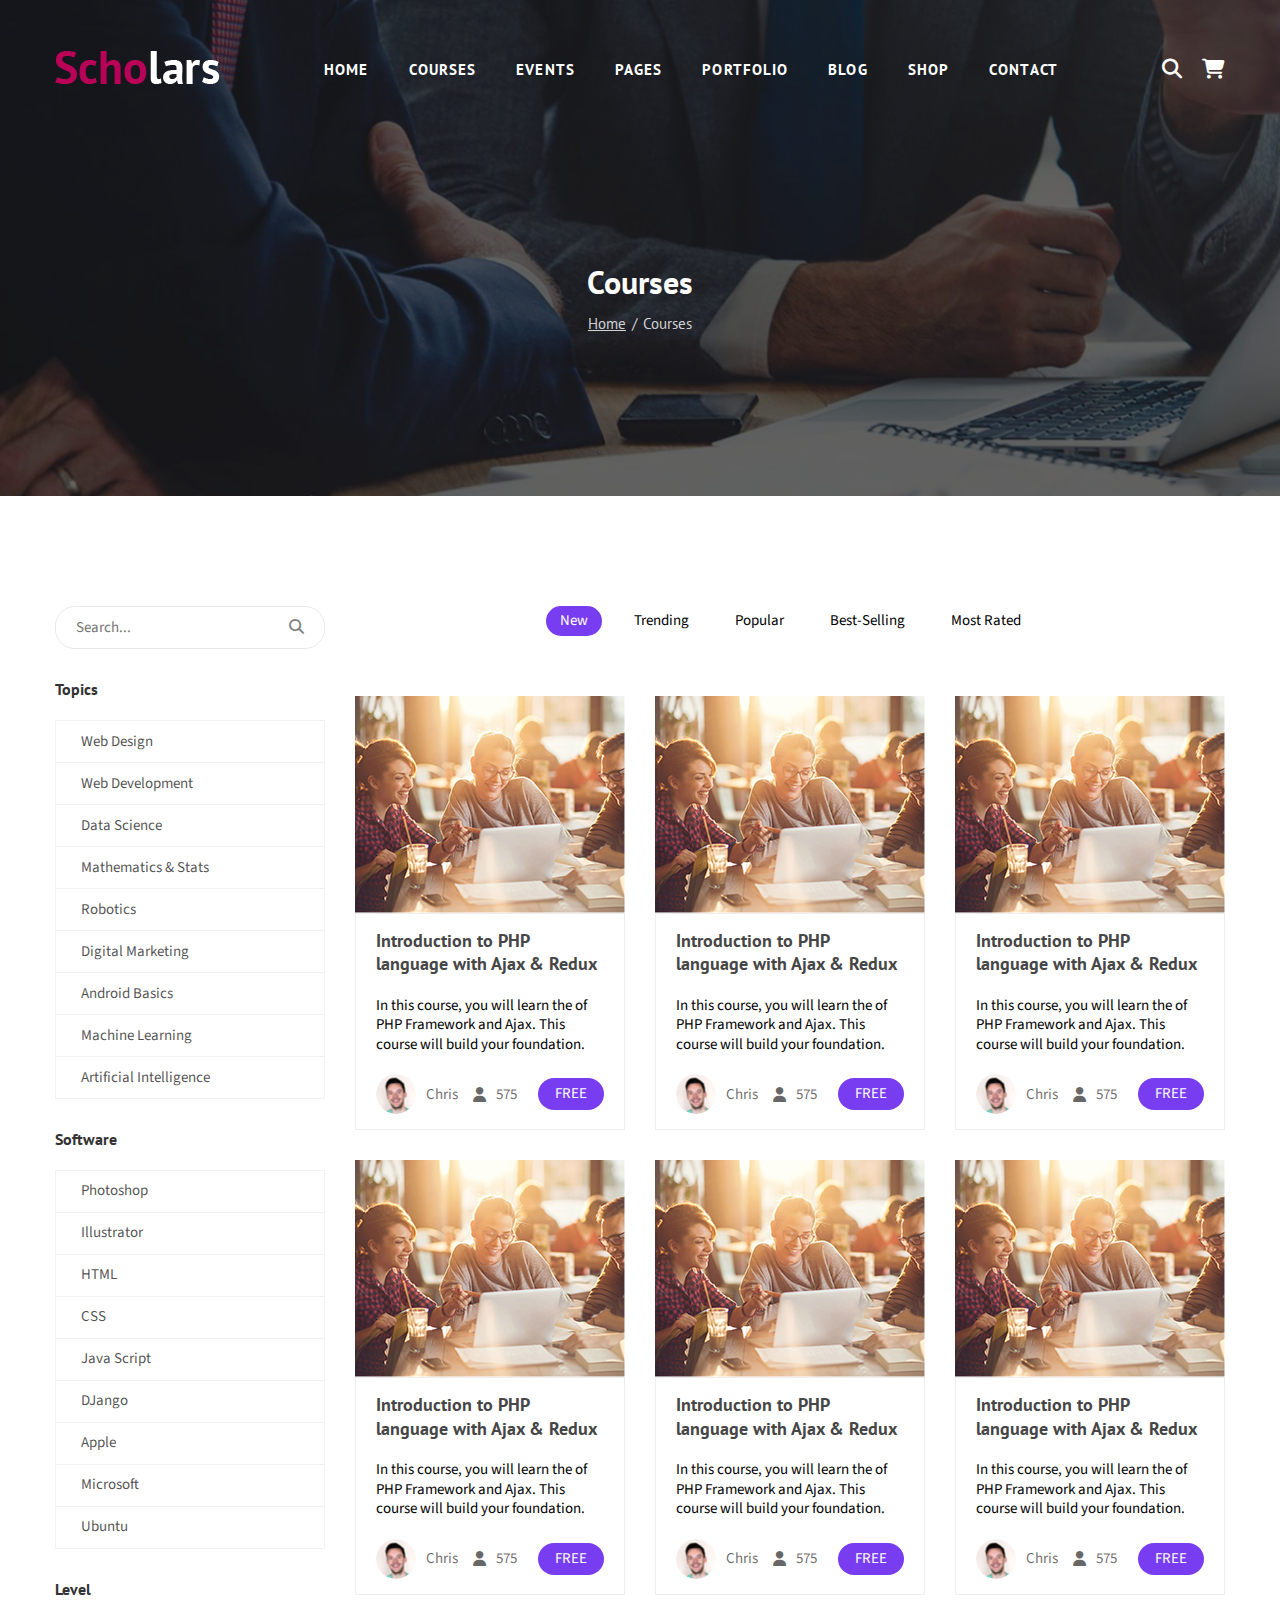
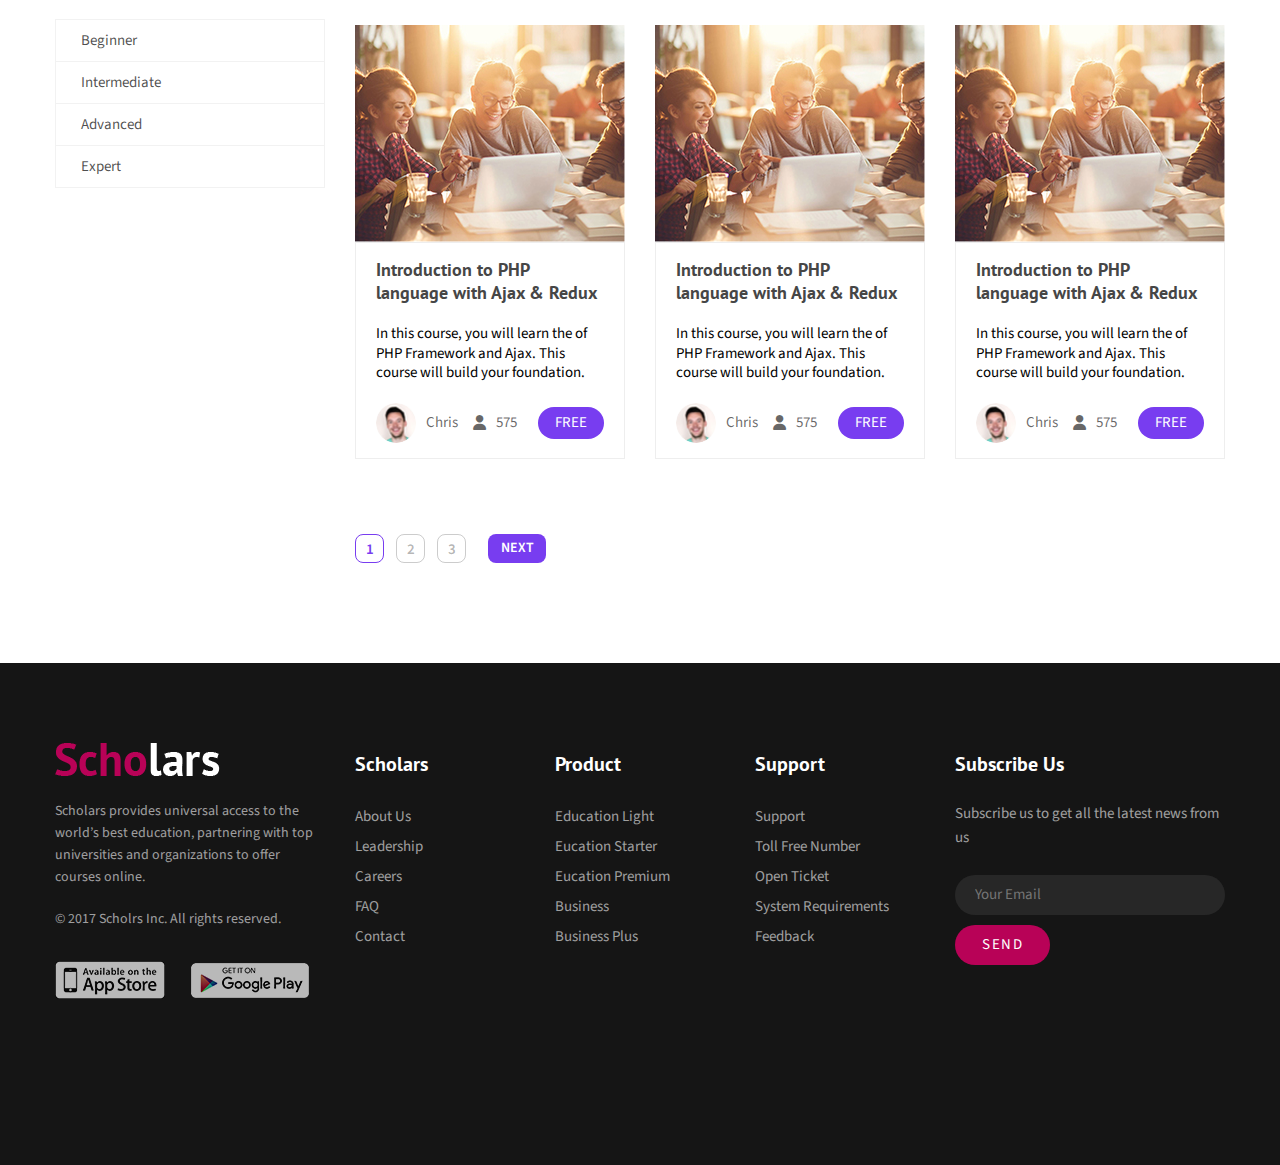
<file: courses.html>
<!DOCTYPE html>
<html lang="en">
  <head>
    <meta charset="UTF-8" />
    <meta name="viewport" content="width=device-width, initial-scale=1.0" />
    <title>Scholars - Education, University & LMS HTML Template</title>
    <!-- Reset Style -->
    <link rel="stylesheet" href="./assets/css/reset.css" />
    <!-- Style -->
    <link rel="stylesheet" href="./assets/css/style.css" />
    <!-- Embed Font -->
    <link rel="preconnect" href="https://fonts.googleapis.com" />
    <link rel="preconnect" href="https://fonts.gstatic.com" crossorigin />
    <link
      href="https://fonts.googleapis.com/css2?family=PT+Sans:ital,wght@0,400;0,700;1,400;1,700&family=Source+Sans+3:ital,wght@0,200..900;1,200..900&display=swap"
      rel="stylesheet"
    />
    <!-- Embed Font Awesome -->
    <link
      rel="stylesheet"
      href="https://cdnjs.cloudflare.com/ajax/libs/font-awesome/6.7.2/css/all.min.css"
      integrity="sha512-Evv84Mr4kqVGRNSgIGL/F/aIDqQb7xQ2vcrdIwxfjThSH8CSR7PBEakCr51Ck+w+/U6swU2Im1vVX0SVk9ABhg=="
      crossorigin="anonymous"
      referrerpolicy="no-referrer"
    />
  </head>
  <body>
    <div class="wrapper">
      <!-- Start Header Wrapper -->
      <div class="header-wrapper">
        <div class="inner">
          <div class="container header-container">
            <!-- Start Header -->
            <div class="header">
              <!-- Logo -->
              <a href="/">
                <img
                  class="logo"
                  src="./assets/image/img-logo.png"
                  alt="Scholars Logo"
                />
              </a>
              <!-- Start Navigation -->
              <ul class="nav">
                <li>
                  <a href="#">Home</a>
                </li>
                <li>
                  <a href="#!">Courses</a>
                </li>
                <li>
                  <a href="#!">Events</a>
                </li>
                <li>
                  <a href="#!">Pages</a>
                </li>
                <li>
                  <a href="#!">Portfolio</a>
                </li>
                <li>
                  <a href="#!">Blog</a>
                </li>
                <li>
                  <a href="#!">Shop</a>
                </li>
                <li>
                  <a href="#!">Contact</a>
                </li>
              </ul>
              <!-- End Navigation -->
              <!-- User Actions -->
              <div class="action-wrapper">
                <button class="action-btn">
                  <i class="fa-solid fa-magnifying-glass"></i>
                </button>
                <button class="action-btn">
                  <i class="fa-solid fa-cart-shopping"></i>
                </button>
              </div>
            </div>
            <!-- End Header -->
            <div class="header-content">
              <h1 class="heading">Courses</h1>
              <ul class="breadcrumb">
                <li>
                  <a href="#!">Home</a>
                </li>
                <li>Courses</li>
              </ul>
            </div>
          </div>
        </div>
      </div>
      <!-- End Header Wrapper -->

      <!-- Start Main -->
      <div class="main">
        <div class="container">
          <div class="inner">
            <!-- Start Sidebar -->
            <div class="sidebar">
              <!-- Start Form Search -->
              <form action="" class="search-form" autocomplete="off">
                <input
                  type="text"
                  class="search-input"
                  placeholder="Search..."
                  spellcheck="false"
                />
                <button class="search-btn">
                  <i class="fa-solid fa-magnifying-glass"></i>
                </button>
              </form>
              <h2 class="menu-title">Topics</h2>
              <ul class="menu">
                <li>
                  <a href="#!">Web Design</a>
                </li>
                <li>
                  <a href="#!">Web Development</a>
                </li>
                <li>
                  <a href="#!">Data Science</a>
                </li>
                <li>
                  <a href="#!">Mathematics & Stats</a>
                </li>
                <li>
                  <a href="#!">Robotics</a>
                </li>
                <li>
                  <a href="#!">Digital Marketing</a>
                </li>
                <li>
                  <a href="#!">Android Basics</a>
                </li>
                <li>
                  <a href="#!">Machine Learning</a>
                </li>
                <li>
                  <a href="#!">Artificial Intelligence</a>
                </li>
              </ul>
              <h2 class="menu-title">Software</h2>
              <ul class="menu">
                <li>
                  <a href="#!">Photoshop</a>
                </li>
                <li>
                  <a href="#!">Illustrator</a>
                </li>
                <li>
                  <a href="#!">HTML</a>
                </li>
                <li>
                  <a href="#!">CSS</a>
                </li>
                <li>
                  <a href="#!">Java Script</a>
                </li>
                <li>
                  <a href="#!">DJango</a>
                </li>
                <li>
                  <a href="#!">Apple</a>
                </li>
                <li>
                  <a href="#!">Microsoft</a>
                </li>
                <li>
                  <a href="#!">Ubuntu</a>
                </li>
              </ul>
              <h2 class="menu-title">Level</h2>
              <ul class="menu">
                <li>
                  <a href="#!">Beginner</a>
                </li>
                <li>
                  <a href="#!">Intermediate</a>
                </li>
                <li>
                  <a href="#!">Advanced</a>
                </li>
                <li>
                  <a href="#!">Expert</a>
                </li>
              </ul>
              <!-- End Form Search -->
            </div>
            <!-- End Sidebar -->

            <!-- Start Main Content -->
            <div class="main-content">
              <!-- Start Topics -->
              <ul class="topics">
                <li class="active">
                  <a href="#!">New</a>
                </li>
                <li>
                  <a href="#!">Trending</a>
                </li>
                <li>
                  <a href="#!">Popular</a>
                </li>
                <li>
                  <a href="#!">Best-Selling</a>
                </li>
                <li>
                  <a href="#!">Most Rated</a>
                </li>
              </ul>
              <!-- End Topics -->

              <!-- Start Courses Lits -->
              <div class="courses-list">
                <!-- Start Courses Item-->
                <div class="courses-item">
                  <a class="thumb-wrapper" href="#!">
                    <img
                      src="./assets/image/img-course-1.jpg"
                      alt="Introduction to PHP language with Ajax & Redux"
                      class="thumb"
                    />
                  </a>
                  <div class="info">
                    <h3 class="title">
                      <a href="#!"
                        >Introduction to PHP language with Ajax & Redux</a
                      >
                    </h3>
                    <p class="desc">
                      In this course, you will learn the of PHP Framework and
                      Ajax. This course will build your foundation.
                    </p>
                    <div class="bottom">
                      <div>
                        <img
                          src="./assets/image/img-author-1.jpg"
                          alt=""
                          class="avatar"
                        />
                        <span>Chris</span>
                      </div>
                      <div>
                        <i class="fa-solid fa-user"></i>
                        <span>575</span>
                      </div>
                      <a class="course-btn" href="#!">FREE</a>
                    </div>
                  </div>
                </div>
                <!-- End Courses Item-->
                <!-- Start Courses Item-->
                <div class="courses-item">
                  <a class="thumb-wrapper" href="#!">
                    <img
                      src="./assets/image/img-course-1.jpg"
                      alt="Introduction to PHP language with Ajax & Redux"
                      class="thumb"
                    />
                  </a>
                  <div class="info">
                    <h3 class="title">
                      <a href="#!"
                        >Introduction to PHP language with Ajax & Redux</a
                      >
                    </h3>
                    <p class="desc">
                      In this course, you will learn the of PHP Framework and
                      Ajax. This course will build your foundation.
                    </p>
                    <div class="bottom">
                      <div>
                        <img
                          src="./assets/image/img-author-1.jpg"
                          alt=""
                          class="avatar"
                        />
                        <span>Chris</span>
                      </div>
                      <div>
                        <i class="fa-solid fa-user"></i>
                        <span>575</span>
                      </div>
                      <a class="course-btn" href="#!">FREE</a>
                    </div>
                  </div>
                </div>
                <!-- End Courses Item-->
                <!-- Start Courses Item-->
                <div class="courses-item">
                  <a class="thumb-wrapper" href="#!">
                    <img
                      src="./assets/image/img-course-1.jpg"
                      alt="Introduction to PHP language with Ajax & Redux"
                      class="thumb"
                    />
                  </a>
                  <div class="info">
                    <h3 class="title">
                      <a href="#!"
                        >Introduction to PHP language with Ajax & Redux</a
                      >
                    </h3>
                    <p class="desc">
                      In this course, you will learn the of PHP Framework and
                      Ajax. This course will build your foundation.
                    </p>
                    <div class="bottom">
                      <div>
                        <img
                          src="./assets/image/img-author-1.jpg"
                          alt=""
                          class="avatar"
                        />
                        <span>Chris</span>
                      </div>
                      <div>
                        <i class="fa-solid fa-user"></i>
                        <span>575</span>
                      </div>
                      <a class="course-btn" href="#!">FREE</a>
                    </div>
                  </div>
                </div>
                <!-- End Courses Item-->
                <!-- Start Courses Item-->
                <div class="courses-item">
                  <a class="thumb-wrapper" href="#!">
                    <img
                      src="./assets/image/img-course-1.jpg"
                      alt="Introduction to PHP language with Ajax & Redux"
                      class="thumb"
                    />
                  </a>
                  <div class="info">
                    <h3 class="title">
                      <a href="#!"
                        >Introduction to PHP language with Ajax & Redux</a
                      >
                    </h3>
                    <p class="desc">
                      In this course, you will learn the of PHP Framework and
                      Ajax. This course will build your foundation.
                    </p>
                    <div class="bottom">
                      <div>
                        <img
                          src="./assets/image/img-author-1.jpg"
                          alt=""
                          class="avatar"
                        />
                        <span>Chris</span>
                      </div>
                      <div>
                        <i class="fa-solid fa-user"></i>
                        <span>575</span>
                      </div>
                      <a class="course-btn" href="#!">FREE</a>
                    </div>
                  </div>
                </div>
                <!-- End Courses Item-->
                <!-- Start Courses Item-->
                <div class="courses-item">
                  <a class="thumb-wrapper" href="#!">
                    <img
                      src="./assets/image/img-course-1.jpg"
                      alt="Introduction to PHP language with Ajax & Redux"
                      class="thumb"
                    />
                  </a>
                  <div class="info">
                    <h3 class="title">
                      <a href="#!"
                        >Introduction to PHP language with Ajax & Redux</a
                      >
                    </h3>
                    <p class="desc">
                      In this course, you will learn the of PHP Framework and
                      Ajax. This course will build your foundation.
                    </p>
                    <div class="bottom">
                      <div>
                        <img
                          src="./assets/image/img-author-1.jpg"
                          alt=""
                          class="avatar"
                        />
                        <span>Chris</span>
                      </div>
                      <div>
                        <i class="fa-solid fa-user"></i>
                        <span>575</span>
                      </div>
                      <a class="course-btn" href="#!">FREE</a>
                    </div>
                  </div>
                </div>
                <!-- End Courses Item-->
                <!-- Start Courses Item-->
                <div class="courses-item">
                  <a class="thumb-wrapper" href="#!">
                    <img
                      src="./assets/image/img-course-1.jpg"
                      alt="Introduction to PHP language with Ajax & Redux"
                      class="thumb"
                    />
                  </a>
                  <div class="info">
                    <h3 class="title">
                      <a href="#!"
                        >Introduction to PHP language with Ajax & Redux</a
                      >
                    </h3>
                    <p class="desc">
                      In this course, you will learn the of PHP Framework and
                      Ajax. This course will build your foundation.
                    </p>
                    <div class="bottom">
                      <div>
                        <img
                          src="./assets/image/img-author-1.jpg"
                          alt=""
                          class="avatar"
                        />
                        <span>Chris</span>
                      </div>
                      <div>
                        <i class="fa-solid fa-user"></i>
                        <span>575</span>
                      </div>
                      <a class="course-btn" href="#!">FREE</a>
                    </div>
                  </div>
                </div>
                <!-- End Courses Item-->
                <!-- Start Courses Item-->
                <div class="courses-item">
                  <a class="thumb-wrapper" href="#!">
                    <img
                      src="./assets/image/img-course-1.jpg"
                      alt="Introduction to PHP language with Ajax & Redux"
                      class="thumb"
                    />
                  </a>
                  <div class="info">
                    <h3 class="title">
                      <a href="#!"
                        >Introduction to PHP language with Ajax & Redux</a
                      >
                    </h3>
                    <p class="desc">
                      In this course, you will learn the of PHP Framework and
                      Ajax. This course will build your foundation.
                    </p>
                    <div class="bottom">
                      <div>
                        <img
                          src="./assets/image/img-author-1.jpg"
                          alt=""
                          class="avatar"
                        />
                        <span>Chris</span>
                      </div>
                      <div>
                        <i class="fa-solid fa-user"></i>
                        <span>575</span>
                      </div>
                      <a class="course-btn" href="#!">FREE</a>
                    </div>
                  </div>
                </div>
                <!-- End Courses Item-->
                <!-- Start Courses Item-->
                <div class="courses-item">
                  <a class="thumb-wrapper" href="#!">
                    <img
                      src="./assets/image/img-course-1.jpg"
                      alt="Introduction to PHP language with Ajax & Redux"
                      class="thumb"
                    />
                  </a>
                  <div class="info">
                    <h3 class="title">
                      <a href="#!"
                        >Introduction to PHP language with Ajax & Redux</a
                      >
                    </h3>
                    <p class="desc">
                      In this course, you will learn the of PHP Framework and
                      Ajax. This course will build your foundation.
                    </p>
                    <div class="bottom">
                      <div>
                        <img
                          src="./assets/image/img-author-1.jpg"
                          alt=""
                          class="avatar"
                        />
                        <span>Chris</span>
                      </div>
                      <div>
                        <i class="fa-solid fa-user"></i>
                        <span>575</span>
                      </div>
                      <a class="course-btn" href="#!">FREE</a>
                    </div>
                  </div>
                </div>
                <!-- End Courses Item-->
                <!-- Start Courses Item-->
                <div class="courses-item">
                  <a class="thumb-wrapper" href="#!">
                    <img
                      src="./assets/image/img-course-1.jpg"
                      alt="Introduction to PHP language with Ajax & Redux"
                      class="thumb"
                    />
                  </a>
                  <div class="info">
                    <h3 class="title">
                      <a href="#!"
                        >Introduction to PHP language with Ajax & Redux</a
                      >
                    </h3>
                    <p class="desc">
                      In this course, you will learn the of PHP Framework and
                      Ajax. This course will build your foundation.
                    </p>
                    <div class="bottom">
                      <div>
                        <img
                          src="./assets/image/img-author-1.jpg"
                          alt=""
                          class="avatar"
                        />
                        <span>Chris</span>
                      </div>
                      <div>
                        <i class="fa-solid fa-user"></i>
                        <span>575</span>
                      </div>
                      <a class="course-btn" href="#!">FREE</a>
                    </div>
                  </div>
                </div>
                <!-- End Courses Item-->
              </div>
              <!-- End Courses Lits -->
              <div class="course-pagination">
                <ul class="pagination-list">
                  <li><a class="active" href="#!">1</a></li>
                  <li><a href="#!">2</a></li>
                  <li><a href="#!">3</a></li>
                </ul>
                <a class="next-btn" href="#!">NEXT</a>
              </div>
            </div>
            <!-- End Main Content -->
          </div>
        </div>
      </div>
      <!-- End Main -->
      <!-- Footer -->
      <footer class="footer">
        <div class="container">
          <div class="row">
            <!-- Column 1 -->
            <div class="column-left">
              <a href="/"
                ><img src="./assets/image/img-logo.png" alt="Scholars Logo"
              /></a>
              <p class="desc">
                Scholars provides universal access to the world’s best
                education, partnering with top universities and organizations to
                offer courses online.
              </p>
              <p class="copyright">© 2017 Scholrs Inc. All rights reserved.</p>
              <div class="app">
                <a href="#!" target="_blank"
                  ><img src="./assets/image/img-apple.png" alt="App Store"
                /></a>
                <a href="#!" target="_blank"
                  ><img src="./assets/image/img-google.png" alt="Google Play"
                /></a>
              </div>
            </div>
            <!-- Column 2 -->
            <div class="column-list">
              <h2 class="heading">Scholars</h2>
              <ul>
                <li>
                  <a href="#!">About Us</a>
                </li>
                <li>
                  <a href="#!">Leadership</a>
                </li>
                <li>
                  <a href="#!">Careers</a>
                </li>
                <li>
                  <a href="#!">FAQ</a>
                </li>
                <li>
                  <a href="#!">Contact</a>
                </li>
              </ul>
            </div>
            <!-- Column 3 -->
            <div class="column-list">
              <h2 class="heading">Product</h2>
              <ul>
                <li>
                  <a href="#!">Education Light</a>
                </li>
                <li>
                  <a href="#!">Eucation Starter</a>
                </li>
                <li>
                  <a href="#!">Eucation Premium</a>
                </li>
                <li>
                  <a href="#!">Business</a>
                </li>
                <li>
                  <a href="#!">Business Plus</a>
                </li>
              </ul>
            </div>
            <!-- Column 4 -->
            <div class="column-list">
              <h2 class="heading">Support</h2>
              <ul>
                <li>
                  <a href="#!">Support</a>
                </li>
                <li>
                  <a href="#!">Toll Free Number</a>
                </li>
                <li>
                  <a href="#!">Open Ticket</a>
                </li>
                <li>
                  <a href="#!">System Requirements</a>
                </li>
                <li>
                  <a href="#!">Feedback</a>
                </li>
              </ul>
            </div>
            <!-- Column 5 -->
            <div class="column-right">
              <h2 class="heading">Subscribe Us</h2>
              <p class="desc">
                Subscribe us to get all the latest news from us
              </p>
              <form action="">
                <input
                  type="text"
                  placeholder="Your Email"
                  spellcheck="false"
                />
                <button class="submit-btn" type="submit">SEND</button>
              </form>
            </div>
          </div>
        </div>
      </footer>
    </div>
  </body>
</html>
</file>
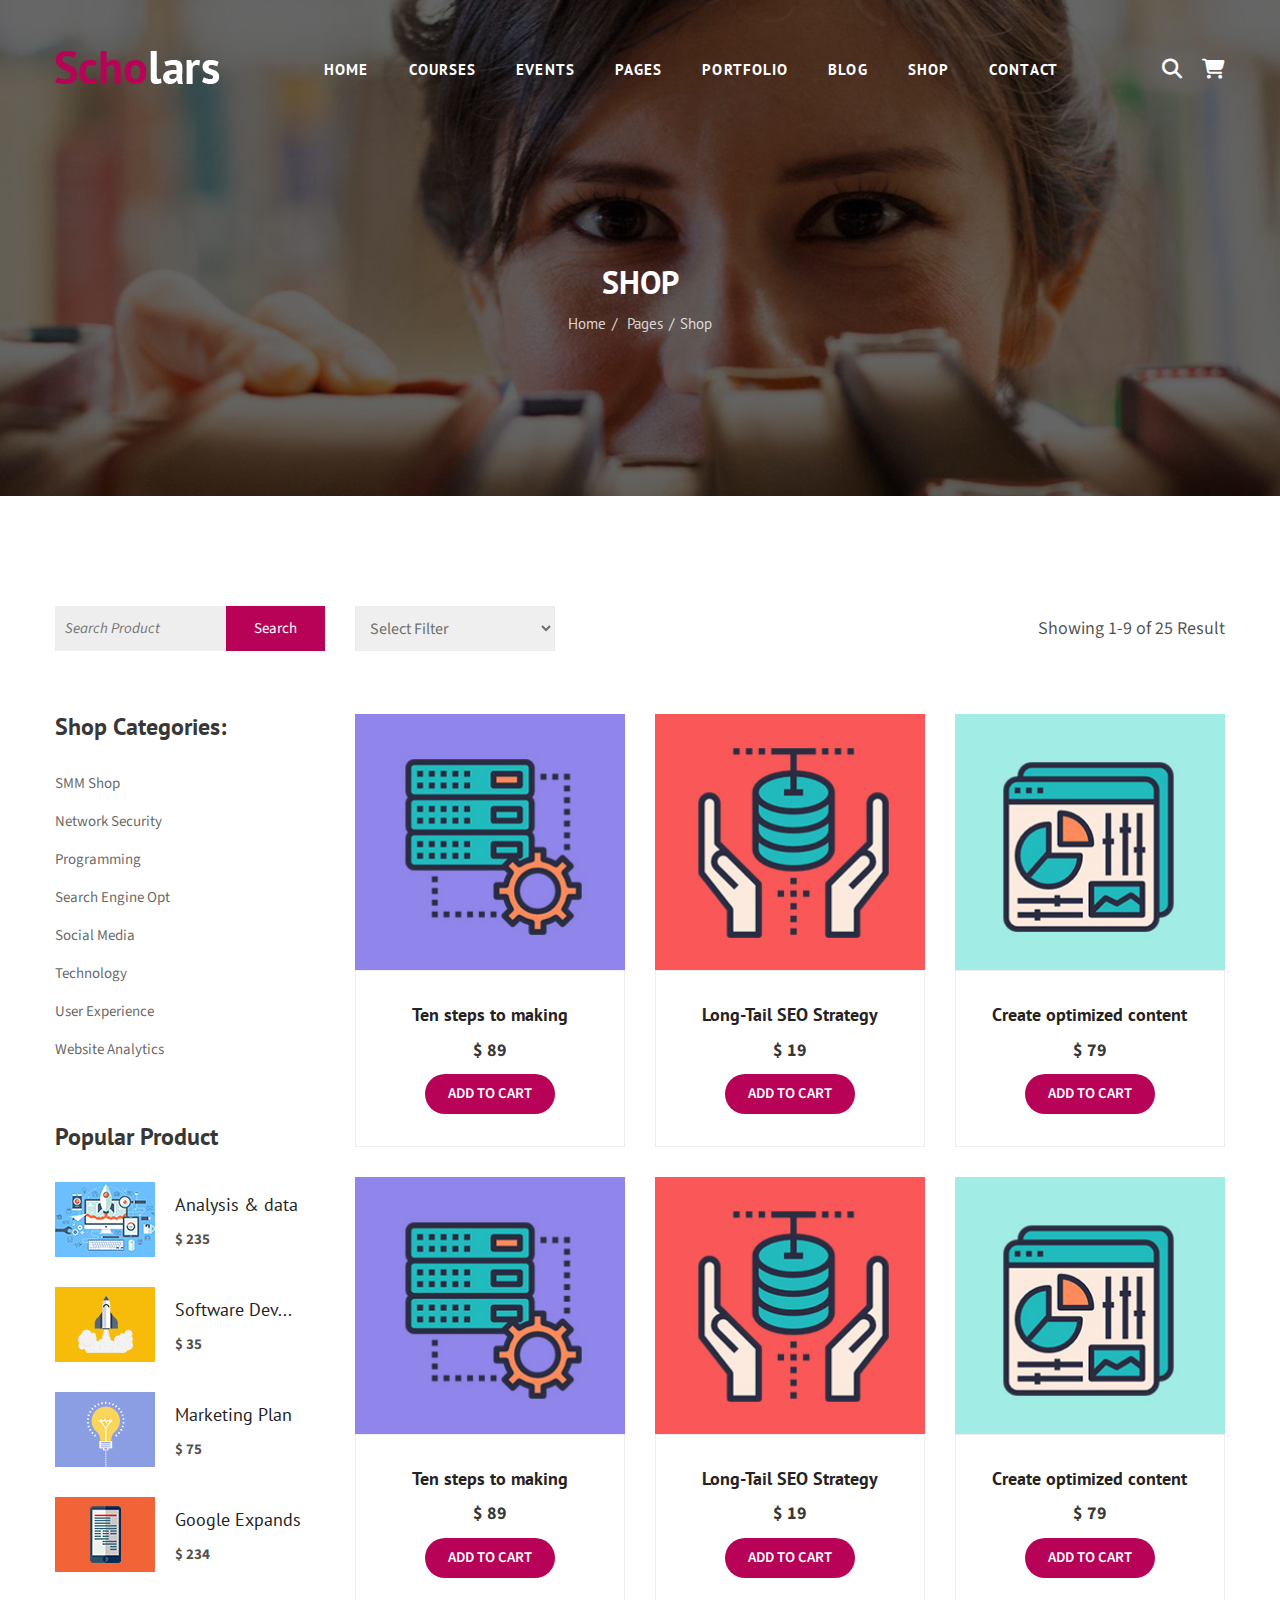
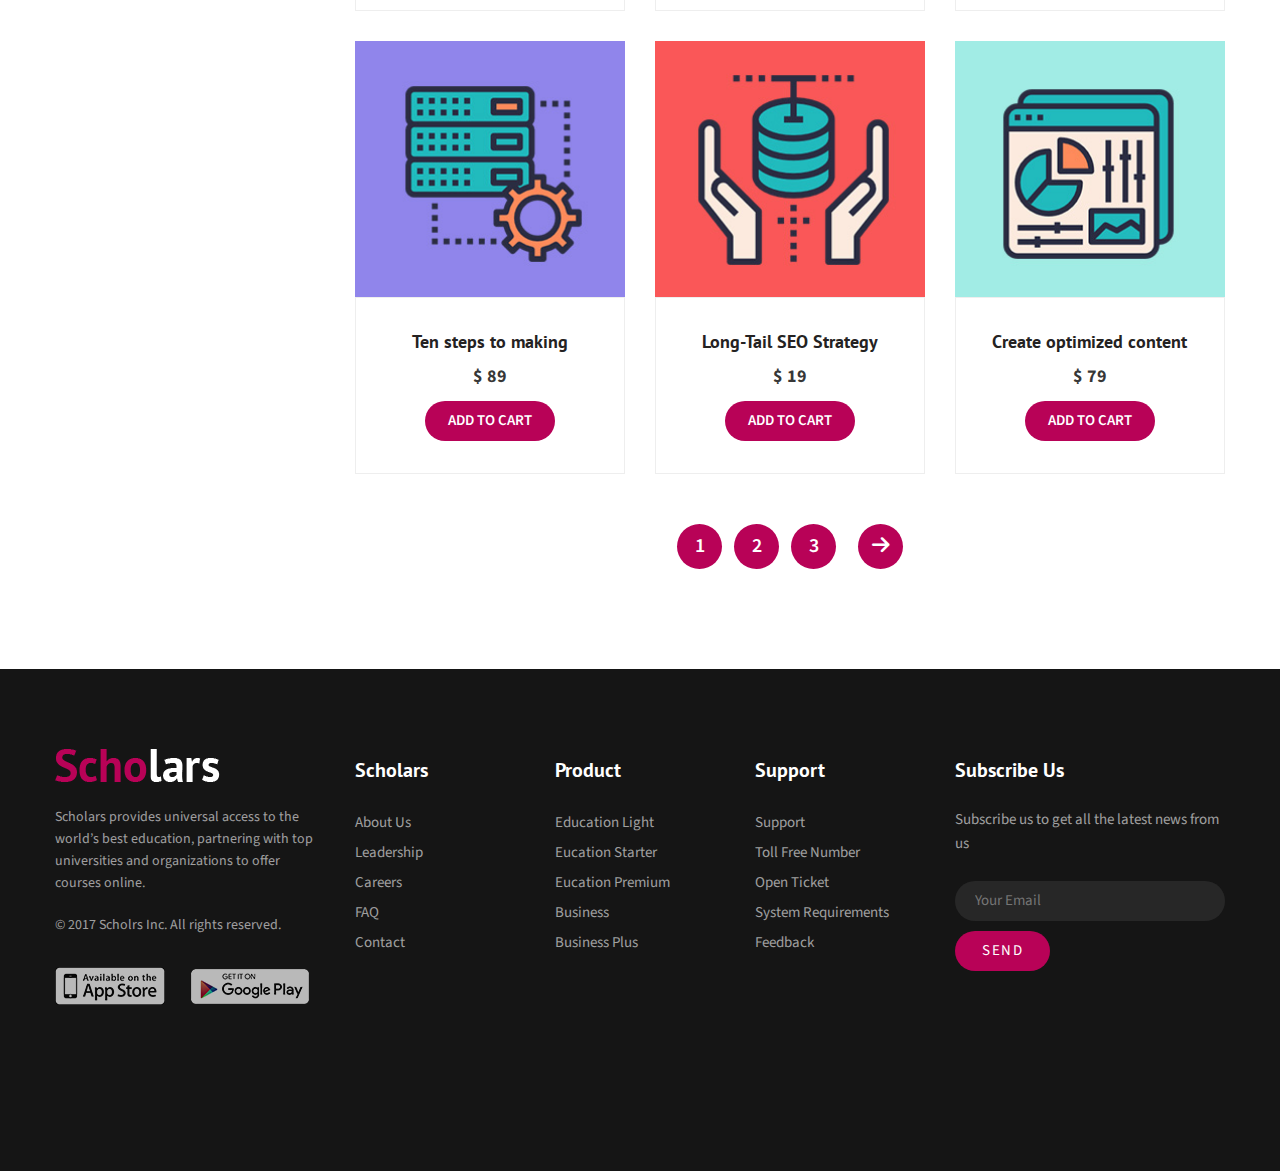
<file: shop.html>
<!DOCTYPE html>
<html lang="en">
  <head>
    <meta charset="UTF-8" />
    <meta name="viewport" content="width=device-width, initial-scale=1.0" />
    <title>Scholars - Education, University & LMS HTML Template</title>
    <!-- Reset Style -->
    <link rel="stylesheet" href="./assets/css/reset.css" />
    <!-- Style -->
    <link rel="stylesheet" href="./assets/css/shop.css" />
    <!-- Embed Font -->
    <link rel="preconnect" href="https://fonts.googleapis.com" />
    <link rel="preconnect" href="https://fonts.gstatic.com" crossorigin />
    <link
      href="https://fonts.googleapis.com/css2?family=PT+Sans:ital,wght@0,400;0,700;1,400;1,700&family=Source+Sans+3:ital,wght@0,200..900;1,200..900&display=swap"
      rel="stylesheet"
    />
    <!-- Embed Font Awesome -->
    <link
      rel="stylesheet"
      href="https://cdnjs.cloudflare.com/ajax/libs/font-awesome/6.7.2/css/all.min.css"
      integrity="sha512-Evv84Mr4kqVGRNSgIGL/F/aIDqQb7xQ2vcrdIwxfjThSH8CSR7PBEakCr51Ck+w+/U6swU2Im1vVX0SVk9ABhg=="
      crossorigin="anonymous"
      referrerpolicy="no-referrer"
    />
  </head>
  <body>
    <div class="wrapper">
      <!-- Start Header Wrapper -->
      <div class="header-wrapper">
        <div class="inner">
          <div class="container header-container">
            <!-- Start Header -->
            <div class="header">
              <!-- Logo -->
              <a href="/">
                <img
                  class="logo"
                  src="./assets/image/img-logo.png"
                  alt="Scholars Logo"
                />
              </a>
              <!-- Start Navigation -->
              <ul class="nav">
                <li>
                  <a href="#">Home</a>
                </li>
                <li>
                  <a href="#!">Courses</a>
                </li>
                <li>
                  <a href="#!">Events</a>
                </li>
                <li>
                  <a href="#!">Pages</a>
                </li>
                <li>
                  <a href="#!">Portfolio</a>
                </li>
                <li>
                  <a href="#!">Blog</a>
                </li>
                <li>
                  <a href="#!">Shop</a>
                </li>
                <li>
                  <a href="#!">Contact</a>
                </li>
              </ul>
              <!-- End Navigation -->
              <!-- User Actions -->
              <div class="action-wrapper">
                <button class="action-btn">
                  <i class="fa-solid fa-magnifying-glass"></i>
                </button>
                <button class="action-btn">
                  <i class="fa-solid fa-cart-shopping"></i>
                </button>
              </div>
            </div>
            <!-- End Header -->
            <div class="header-content">
              <h1 class="heading">SHOP</h1>
              <ul class="breadcrumb">
                <li>
                  <a href="#!">Home</a>
                </li>
                <li>
                  <a href="#!">Pages</a>
                </li>
                <li>Shop</li>
              </ul>
            </div>
          </div>
        </div>
      </div>
      <!-- End Header Wrapper -->

      <!-- Start Main -->
      <div class="main">
        <div class="container">
          <div class="inner">
            <!-- Start Sidebar -->
            <div class="sidebar">
              <!-- Start Form Search -->
              <form action="" class="search-form" autocomplete="off">
                <input
                  type="text"
                  class="search-input"
                  placeholder="Search Product"
                  spellcheck="false"
                />
                <button class="search-btn">Search</button>
              </form>
              <h2 class="menu-title">Shop Categories:</h2>
              <ul class="menu">
                <li>
                  <a href="#!">SMM Shop</a>
                </li>
                <li>
                  <a href="#!">Network Security</a>
                </li>
                <li>
                  <a href="#!">Programming</a>
                </li>
                <li>
                  <a href="#!">Search Engine Opt</a>
                </li>
                <li>
                  <a href="#!">Social Media</a>
                </li>
                <li>
                  <a href="#!">Technology</a>
                </li>
                <li>
                  <a href="#!">User Experience</a>
                </li>
                <li>
                  <a href="#!">Website Analytics</a>
                </li>
              </ul>
              <h2 class="menu-title">Popular Product</h2>
              <ul class="popular-list">
                <li class="popular-item">
                  <img
                    src="./assets/image/img-popular-1.jpg"
                    alt="Analysis & data"
                  />
                  <div>
                    <h3 class="title"><a href="#!">Analysis & data</a></h3>
                    <p class="price">$ 235</p>
                  </div>
                </li>
                <li class="popular-item">
                  <img
                    src="./assets/image/img-popular-2.jpg"
                    alt="Analysis & data"
                  />
                  <div>
                    <h3 class="title"><a href="#!">Software Dev...</a></h3>
                    <p class="price">$ 35</p>
                  </div>
                </li>
                <li class="popular-item">
                  <img
                    src="./assets/image/img-popular-3.jpg"
                    alt="Analysis & data"
                  />
                  <div>
                    <h3 class="title"><a href="#!">Marketing Plan</a></h3>
                    <p class="price">$ 75</p>
                  </div>
                </li>
                <li class="popular-item">
                  <img
                    src="./assets/image/img-popular-4.jpg"
                    alt="Analysis & data"
                  />
                  <div>
                    <h3 class="title"><a href="">Google Expands</a></h3>
                    <p class="price">$ 234</p>
                  </div>
                </li>
              </ul>
              <!-- End Form Search -->
            </div>
            <!-- End Sidebar -->

            <!-- Start Main Content -->
            <div class="main-content">
              <div class="filter">
                <form class="select-filter" action="">
                  <select name="" id="">
                    <option value="">Select Filter</option>
                    <option value="price">By Price</option>
                    <option value="category">By Category</option>
                    <option value="date">By Date</option>
                  </select>
                </form>
                <p class="result">Showing 1-9 of 25 Result</p>
              </div>
              <!-- Start Service Lits -->
              <div class="service-list">
                <!-- Start Service Item-->
                <div class="service-item">
                  <a class="thumb-wrapper" href="#!">
                    <img
                      src="./assets/image/img-service-1.jpg"
                      alt="Ten steps to making"
                      class="thumb"
                    />
                  </a>
                  <div class="info">
                    <h3 class="title">
                      <a href="#!">Ten steps to making</a>
                    </h3>
                    <span class="price">$ 89</span>
                    <div class="add-to-cart">
                      <button class="cart-btn">ADD TO CART</button>
                    </div>
                  </div>
                </div>
                <!-- End Service Item-->
                <!-- Start Service Item-->
                <div class="service-item">
                  <a class="thumb-wrapper" href="#!">
                    <img
                      src="./assets/image/img-service-2.jpg"
                      alt="Ten steps to making"
                      class="thumb"
                    />
                  </a>
                  <div class="info">
                    <h3 class="title">
                      <a href="#!">Long-Tail SEO Strategy</a>
                    </h3>
                    <span class="price">$ 19</span>
                    <div class="add-to-cart">
                      <button class="cart-btn">ADD TO CART</button>
                    </div>
                  </div>
                </div>
                <!-- End Service Item-->
                <!-- Start Service Item-->
                <div class="service-item">
                  <a class="thumb-wrapper" href="#!">
                    <img
                      src="./assets/image/img-service-3.jpg"
                      alt="Ten steps to making"
                      class="thumb"
                    />
                  </a>
                  <div class="info">
                    <h3 class="title">
                      <a href="#!"> Create optimized content</a>
                    </h3>
                    <span class="price">$ 79</span>
                    <div class="add-to-cart">
                      <button class="cart-btn">ADD TO CART</button>
                    </div>
                  </div>
                </div>
                <!-- End Service Item-->
                <!-- Start Service Item-->
                <div class="service-item">
                  <a class="thumb-wrapper" href="#!">
                    <img
                      src="./assets/image/img-service-1.jpg"
                      alt="Ten steps to making"
                      class="thumb"
                    />
                  </a>
                  <div class="info">
                    <h3 class="title">
                      <a href="#!">Ten steps to making</a>
                    </h3>
                    <span class="price">$ 89</span>
                    <div class="add-to-cart">
                      <button class="cart-btn">ADD TO CART</button>
                    </div>
                  </div>
                </div>
                <!-- End Service Item-->
                <!-- Start Service Item-->
                <div class="service-item">
                  <a class="thumb-wrapper" href="#!">
                    <img
                      src="./assets/image/img-service-2.jpg"
                      alt="Ten steps to making"
                      class="thumb"
                    />
                  </a>
                  <div class="info">
                    <h3 class="title">
                      <a href="#!">Long-Tail SEO Strategy</a>
                    </h3>
                    <span class="price">$ 19</span>
                    <div class="add-to-cart">
                      <button class="cart-btn">ADD TO CART</button>
                    </div>
                  </div>
                </div>
                <!-- End Service Item-->
                <!-- Start Service Item-->
                <div class="service-item">
                  <a class="thumb-wrapper" href="#!">
                    <img
                      src="./assets/image/img-service-3.jpg"
                      alt="Ten steps to making"
                      class="thumb"
                    />
                  </a>
                  <div class="info">
                    <h3 class="title">
                      <a href="#!"> Create optimized content</a>
                    </h3>
                    <span class="price">$ 79</span>
                    <div class="add-to-cart">
                      <button class="cart-btn">ADD TO CART</button>
                    </div>
                  </div>
                </div>
                <!-- End Service Item-->
                <!-- Start Service Item-->
                <div class="service-item">
                  <a class="thumb-wrapper" href="#!">
                    <img
                      src="./assets/image/img-service-1.jpg"
                      alt="Ten steps to making"
                      class="thumb"
                    />
                  </a>
                  <div class="info">
                    <h3 class="title">
                      <a href="#!">Ten steps to making</a>
                    </h3>
                    <span class="price">$ 89</span>
                    <div class="add-to-cart">
                      <button class="cart-btn">ADD TO CART</button>
                    </div>
                  </div>
                </div>
                <!-- End Service Item-->
                <!-- Start Service Item-->
                <div class="service-item">
                  <a class="thumb-wrapper" href="#!">
                    <img
                      src="./assets/image/img-service-2.jpg"
                      alt="Ten steps to making"
                      class="thumb"
                    />
                  </a>
                  <div class="info">
                    <h3 class="title">
                      <a href="#!">Long-Tail SEO Strategy</a>
                    </h3>
                    <span class="price">$ 19</span>
                    <div class="add-to-cart">
                      <button class="cart-btn">ADD TO CART</button>
                    </div>
                  </div>
                </div>
                <!-- End Service Item-->
                <!-- Start Service Item-->
                <div class="service-item">
                  <a class="thumb-wrapper" href="#!">
                    <img
                      src="./assets/image/img-service-3.jpg"
                      alt="Ten steps to making"
                      class="thumb"
                    />
                  </a>
                  <div class="info">
                    <h3 class="title">
                      <a href="#!"> Create optimized content</a>
                    </h3>
                    <span class="price">$ 79</span>
                    <div class="add-to-cart">
                      <button class="cart-btn">ADD TO CART</button>
                    </div>
                  </div>
                </div>
                <!-- End Service Item-->
              </div>
              <!-- End Service Lits -->
              <div class="course-pagination">
                <ul class="pagination-list">
                  <li><a href="#!">1</a></li>
                  <li><a href="#!">2</a></li>
                  <li><a href="#!">3</a></li>
                </ul>
                <a class="next-btn" href="#!"
                  ><i><i class="fa-solid fa-arrow-right"></i></i
                ></a>
              </div>
            </div>
            <!-- End Main Content -->
          </div>
        </div>
      </div>
      <!-- End Main -->
      <!-- Footer -->
      <footer class="footer">
        <div class="container">
          <div class="row">
            <!-- Column 1 -->
            <div class="column-left">
              <a href="/"
                ><img src="./assets/image/img-logo.png" alt="Scholars Logo"
              /></a>
              <p class="desc">
                Scholars provides universal access to the world’s best
                education, partnering with top universities and organizations to
                offer courses online.
              </p>
              <p class="copyright">© 2017 Scholrs Inc. All rights reserved.</p>
              <div class="app">
                <a href="#!" target="_blank"
                  ><img src="./assets/image/img-apple.png" alt="App Store"
                /></a>
                <a href="#!" target="_blank"
                  ><img src="./assets/image/img-google.png" alt="Google Play"
                /></a>
              </div>
            </div>
            <!-- Column 2 -->
            <div class="column-list">
              <h2 class="heading">Scholars</h2>
              <ul>
                <li>
                  <a href="#!">About Us</a>
                </li>
                <li>
                  <a href="#!">Leadership</a>
                </li>
                <li>
                  <a href="#!">Careers</a>
                </li>
                <li>
                  <a href="#!">FAQ</a>
                </li>
                <li>
                  <a href="#!">Contact</a>
                </li>
              </ul>
            </div>
            <!-- Column 3 -->
            <div class="column-list">
              <h2 class="heading">Product</h2>
              <ul>
                <li>
                  <a href="#!">Education Light</a>
                </li>
                <li>
                  <a href="#!">Eucation Starter</a>
                </li>
                <li>
                  <a href="#!">Eucation Premium</a>
                </li>
                <li>
                  <a href="#!">Business</a>
                </li>
                <li>
                  <a href="#!">Business Plus</a>
                </li>
              </ul>
            </div>
            <!-- Column 4 -->
            <div class="column-list">
              <h2 class="heading">Support</h2>
              <ul>
                <li>
                  <a href="#!">Support</a>
                </li>
                <li>
                  <a href="#!">Toll Free Number</a>
                </li>
                <li>
                  <a href="#!">Open Ticket</a>
                </li>
                <li>
                  <a href="#!">System Requirements</a>
                </li>
                <li>
                  <a href="#!">Feedback</a>
                </li>
              </ul>
            </div>
            <!-- Column 5 -->
            <div class="column-right">
              <h2 class="heading">Subscribe Us</h2>
              <p class="desc">
                Subscribe us to get all the latest news from us
              </p>
              <form action="">
                <input
                  type="text"
                  placeholder="Your Email"
                  spellcheck="false"
                />
                <button class="submit-btn" type="submit">SEND</button>
              </form>
            </div>
          </div>
        </div>
      </footer>
    </div>
  </body>
</html>
</file>
<file: assets/css/style.css>
:root {
  --heading-font: "PT Sans", sans-serif;
  --primary-color: #b80257;
  --secondary-color: #783df0;
  --black-color: #000;
  --white-color: #fff;
}

* {
  margin: 0;
  padding: 0;
  box-sizing: border-box;
}

html {
  font-size: 62.5%;
}

body {
  font-size: 1.5rem;
  font-family: "Source Sans 3", sans-serif;
  line-height: 1.3;
}

h1,
h2,
h3,
h4,
h5,
h6 {
  font-family: var(--heading-font);
  font-weight: 700;
}

a {
  color: inherit;
}

button {
  border: none;
  background: transparent;
  cursor: pointer;
}

input,
button,
textarea,
select {
  font-size: inherit;
  font-family: inherit;
  color: inherit;
}

.container {
  width: 1170px;
  max-width: 100%;
  margin: 0 auto;
}

/* ----------Header Wrapper---------- */
.header-wrapper {
  display: flex;
  width: 100%;
  min-height: 496px;
  background-image: url(../image/img-banner.jpg);
  background-size: cover;
  background-position: center;
  background-repeat: no-repeat;
}

.header-container {
  display: flex;
  flex-direction: column;
}

.header-wrapper .inner {
  display: flex;
  width: 100%;
  background: #0009;
}

.header {
  display: flex;
  justify-content: space-between;
  align-items: center;
  padding-top: 40px;
}

.header-content {
  display: flex;
  flex-direction: column;
  justify-content: center;
  align-items: center;
  flex-grow: 1;
  gap: 10px;
  color: var(--white-color);
}

.nav {
  display: flex;
}

.nav a {
  display: inline-block;
  padding: 20px;
  color: var(--white-color);
  font-family: var(--heading-font);
  font-size: 1.5rem;
  font-weight: 700;
  text-transform: uppercase;
  text-decoration: none;
  letter-spacing: 1.1px;
}

.action-wrapper {
  display: flex;
  gap: 20px;
}

.action-btn {
  color: var(--white-color);
  font-size: 2rem;
}

h1.heading {
  font-size: 3.2rem;
}

.breadcrumb {
  display: flex;
  font-family: var(--heading-font);
  font-size: 1.5rem;
  color: #fffc;
}

.breadcrumb li + li::before {
  content: "/";
  padding: 0 6px;
}

/* ----------Main---------- */
.main {
  margin-top: 110px;
}

.main .inner {
  display: flex;
  gap: 30px;
  min-height: 100px;
}

/* ----------Start---------- */
.sidebar {
  width: 270px;
}
.search-form {
  display: flex;
  align-items: center;
  height: 43px;
  border: 1px solid #00000017;
  border-radius: 20px;
  overflow: hidden;
}

.search-input {
  flex: 1;
  padding-left: 20px;
  border: none;
  outline: none;
}

.search-input:not(:placeholder-shown) + .search-btn {
  color: #333;
}

.search-btn {
  padding: 0 20px;
  align-self: stretch;
  color: #00000080;
}

.menu-title {
  margin-top: 30px;
  font-size: 1.6rem;
  color: #333;
}

.menu {
  margin-top: 20px;
  border: 1px solid #0000000d;
}

.menu li + li {
  border-top: 1px solid #0000000d;
}

.menu a {
  display: flex;
  align-items: center;
  height: 41px;
  padding: 0 25px;
  color: #000000b3;
  text-decoration: none;
}

.menu a:hover {
  color: var(--secondary-color);
}

.main-content {
  flex: 1;
}

/* ----------Topics---------- */
.topics {
  display: flex;
  justify-content: center;
  gap: 18px;
}

.topics .active a,
.topics a:hover {
  border-radius: 15px;
  color: var(--white-color);
  background: var(--secondary-color);
}

.topics a {
  display: inline-block;
  height: 30px;
  line-height: 30px;
  text-decoration: none;
  padding: 0 14px;
}

/* ----------Courses List---------- */
.courses-list {
  --columns: 3;
  --spacing: 30px;

  display: flex;
  flex-wrap: wrap;
  margin-top: 60px;
  margin-left: calc(-1 * var(--spacing));
  row-gap: var(--spacing);
}

.courses-item {
  display: flex;
  flex-direction: column;
  width: calc(100% / var(--columns) - var(--spacing));
  margin-left: var(--spacing);
}

.courses-item .thumb-wrapper {
  display: block;
  aspect-ratio: 1 / 0.8;
}

.courses-item .thumb {
  width: 100%;
  height: 100%;
  object-fit: cover;
  vertical-align: bottom;
}

.courses-item .info {
  display: flex;
  flex-direction: column;
  flex-grow: 1;
  padding: 15px 20px;
  border: 1px solid #eeeeee;
}

.courses-item .title a {
  font-size: 1.8rem;
  text-decoration: none;
  color: #464646;
}

.courses-item .desc {
  margin: 20px 0;
}

.courses-item .bottom {
  display: flex;
  align-items: center;
  gap: 15px;
  margin-top: auto;
  color: #0009;
}

.courses-item .bottom div {
  display: flex;
  align-items: center;
  gap: 10px;
}

.courses-item .avatar {
  width: 40px;
  height: 40px;
  border-radius: 50%;
  object-fit: cover;
}

.courses-item .course-btn {
  min-width: 66px;
  height: 32px;
  padding: 0 8px;
  border-radius: 30px;
  margin-left: auto;
  line-height: 32px;
  text-align: center;
  text-decoration: none;
  color: var(--white-color);
  background: var(--secondary-color);
}

/* ----------Course Pagination---------- */
.course-pagination {
  display: flex;
  align-items: center;
  gap: 22px;
  margin-top: 75px;
}

.course-pagination .next-btn {
  min-width: 58px;
  height: 29px;
  border-radius: 8px;
  font-size: 1.4rem;
  font-weight: 600;
  text-align: center;
  line-height: 29px;
  color: var(--white-color);
  background: var(--secondary-color);
}

.course-pagination a {
  text-decoration: none;
}

.pagination-list {
  display: flex;
  gap: 12px;
}

.pagination-list a {
  display: block;
  width: 29px;
  height: 29px;
  border: 1px solid #0003;
  border-radius: 8px;
  font-weight: 600;
  line-height: 29px;
  text-align: center;
  color: #0000004d;
}

.pagination-list li:hover a,
.pagination-list .active {
  color: var(--secondary-color);
  border-color: var(--secondary-color);
}

/* ----------Footer---------- */
.footer {
  margin-top: 100px;
  background: #151515;
}

.footer .row {
  display: flex;
  gap: 30px;
  padding: 80px 0 160px;
}

.footer .column-left,
.footer .column-right {
  min-width: 270px;
}

.footer .column-left .desc,
.footer .column-right .desc,
.footer .column-left .copyright {
  margin-top: 20px;
  font-size: 1.4rem;
  line-height: 1.57;
  color: #fff9;
}

.footer .column-left .app {
  display: flex;
  gap: 26px;
  align-items: center;
  margin-top: 30px;
}

.footer .column-list {
  min-width: 170px;
}

.footer .heading {
  margin: 8px 0 25px;
  font-size: 2rem;
  font-weight: 700;
  color: var(--white-color);
}

.footer li a {
  line-height: 2;
  color: #fff9;
  text-decoration: none;
}

.footer li a:hover {
  color: var(--primary-color);
}

.footer .column-right .desc {
  font-size: 1.5rem;
  line-height: 1.6;
}

.footer form {
  margin-top: 25px;
}

.footer input {
  width: 100%;
  height: 40px;
  padding: 0 20px;
  border: none;
  border-radius: 20px;
  color: #fff9;
  background: #272727;
  outline: none;
}

.footer input:focus::placeholder {
  color: transparent;
}

.footer .submit-btn {
  min-width: 95px;
  height: 40px;
  margin-top: 10px;
  border-radius: 20px;
  line-height: 40px;
  letter-spacing: 1.5px;
  color: var(--white-color);
  background: var(--primary-color);
}

.footer .submit-btn:hover {
  color: var(--primary-color);
  background: var(--white-color);
}
</file>
<file: assets/css/shop.css>
:root {
  --heading-font: "PT Sans", sans-serif;
  --primary-color: #b80257;
  --secondary-color: #783df0;
  --black-color: #000;
  --white-color: #fff;
}

* {
  margin: 0;
  padding: 0;
  box-sizing: border-box;
}

html {
  font-size: 62.5%;
}

body {
  font-size: 1.5rem;
  font-family: "Source Sans 3", sans-serif;
  line-height: 1.3;
}

h1,
h2,
h3,
h4,
h5,
h6 {
  font-family: var(--heading-font);
  font-weight: 700;
}

a {
  color: inherit;
}

button {
  border: none;
  background: transparent;
  cursor: pointer;
}

input,
button,
textarea,
select {
  font-size: inherit;
  font-family: inherit;
  color: inherit;
}

.container {
  width: 1170px;
  max-width: 100%;
  margin: 0 auto;
}

/* ---------- Header Wrapper ---------- */
.header-wrapper {
  display: flex;
  width: 100%;
  min-height: 496px;
  background-image: url(../image/img-shop-banner.jpg);
  background-size: cover;
  background-position: center;
  background-repeat: no-repeat;
}

.header-container {
  display: flex;
  flex-direction: column;
}

.header-wrapper .inner {
  display: flex;
  width: 100%;
  background: #0009;
}

.header {
  display: flex;
  justify-content: space-between;
  align-items: center;
  padding-top: 40px;
}

.header-content {
  display: flex;
  flex-direction: column;
  justify-content: center;
  align-items: center;
  flex-grow: 1;
  gap: 10px;
  color: var(--white-color);
}

.nav {
  display: flex;
}

.nav a {
  display: inline-block;
  padding: 20px;
  color: var(--white-color);
  font-family: var(--heading-font);
  font-size: 1.5rem;
  font-weight: 700;
  text-transform: uppercase;
  text-decoration: none;
  letter-spacing: 1.1px;
}

.action-wrapper {
  display: flex;
  gap: 20px;
}

.action-btn {
  color: var(--white-color);
  font-size: 2rem;
}

h1.heading {
  font-size: 3.2rem;
}

.breadcrumb {
  display: flex;
  font-family: var(--heading-font);
  font-size: 1.5rem;
  color: #fffc;
}

.breadcrumb li + li::before {
  content: "/";
  padding: 0 6px;
}

.breadcrumb a {
  text-decoration: none;
}

.breadcrumb a:hover {
  color: var(--secondary-color);
}

/* ---------- Main ---------- */
.main {
  margin-top: 110px;
}

.main .inner {
  display: flex;
  gap: 30px;
  min-height: 100px;
}

/* ---------- Start ---------- */
.sidebar {
  width: 270px;
}
.search-form {
  display: flex;
  align-items: center;
  height: 45px;
  color: #000000b3;
}

.search-input {
  /* flex: 1; */
  width: 100%;
  height: 100%;
  padding-left: 10px;
  border: none;
  font-style: italic;
  outline: none;
  background: #eee;
}

.search-btn {
  display: block;
  padding: 0 28px;
  align-self: stretch;
  color: var(--white-color);
  background: var(--primary-color);
}

.menu-title {
  margin-top: 60px;
  font-size: 2.4rem;
  font-weight: 700;
  color: #000c;
}

.menu {
  margin-top: 30px;
}

.menu a {
  display: flex;
  align-items: center;
  height: 23px;
  margin-bottom: 15px;
  color: #242222b3;
  text-decoration: none;
}

.menu a:hover {
  color: var(--primary-color);
}

.popular-item {
  display: flex;
  margin-top: 30px;
  gap: 20px;
}

.popular-item img {
  width: 100px;
  height: 75px;
  object-fit: cover;
}

.popular-item div {
  flex-grow: 1;
}

.popular-item .title,
.popular-item .price {
  margin-top: 13px;
}

.popular-item .title a {
  font-size: 1.8rem;
  font-weight: 500;
  text-decoration: none;
  line-height: 1.1;
  color: #242222;
}

.popular-list .price {
  font-weight: bold;
  line-height: 1.42;
  color: #000000b3;
}

.main-content {
  flex: 1;
}

/* ---------- Filter ---------- */
.filter {
  display: flex;
  justify-content: space-between;
  align-items: center;
}

.filter select {
  min-width: 200px;
  height: 45px;
  padding: 10px;
  border: 1px solid #ececec;
  font-size: 1.6rem;
  line-height: 2.8;
  color: #6f6f6f;
}

.filter .result {
  font-size: 1.8rem;
  line-height: 2.5;
  color: #000000b3;
}

/* ---------- Service List ---------- */
.service-list {
  --columns: 3;
  --spacing: 30px;

  display: flex;
  flex-wrap: wrap;
  margin-top: 63px;
  margin-left: calc(-1 * var(--spacing));
  row-gap: var(--spacing);
}

.service-item {
  display: flex;
  flex-direction: column;
  width: calc(100% / var(--columns) - var(--spacing));
  margin-left: var(--spacing);
}

.service-item .thumb-wrapper {
  display: block;
  aspect-ratio: 1 / 0.95;
}

.service-item .thumb {
  width: 100%;
  height: 100%;
  object-fit: cover;
  vertical-align: bottom;
}

.service-item .info {
  display: flex;
  align-items: center;
  flex-direction: column;
  flex-grow: 1;
  padding: 32px 0;
  border: 1px solid #eeeeee;
}

.service-item .title a {
  font-size: 1.8rem;
  font-weight: 700;
  text-decoration: none;
  color: #242222;
}

.service-item .price {
  margin: 12px 0;
  font-size: 1.8rem;
  font-weight: bold;
  color: #000c;
}

.service-item .add-to-cart {
  margin-top: auto;
}

.service-item .cart-btn {
  min-width: 130px;
  height: 40px;
  padding: 0 8px;
  border-radius: 20px;
  font-weight: 600;
  line-height: 40px;
  color: var(--white-color);
  background: var(--primary-color);
}

/* ---------- Service Pagination ---------- */
.course-pagination {
  display: flex;
  justify-content: center;
  align-items: center;
  gap: 22px;
  margin-top: 50px;
}

.pagination-list a,
.course-pagination .next-btn {
  display: block;
  min-width: 45px;
  height: 45px;
  border-radius: 50%;
  font-size: 2rem;
  font-weight: 600;
  text-align: center;
  line-height: 2.25;
  color: var(--white-color);
  background: var(--primary-color);
}

.course-pagination a {
  text-decoration: none;
}

.pagination-list {
  display: flex;
  gap: 12px;
}

.pagination-list li:hover a,
.course-pagination .next-btn:hover {
  background: var(--secondary-color);
}

/* ---------- Footer ---------- */
.footer {
  margin-top: 100px;
  background: #151515;
}

.footer .row {
  display: flex;
  gap: 30px;
  padding: 80px 0 160px;
}

.footer .column-left,
.footer .column-right {
  min-width: 270px;
}

.footer .column-left .desc,
.footer .column-right .desc,
.footer .column-left .copyright {
  margin-top: 20px;
  font-size: 1.4rem;
  line-height: 1.57;
  color: #fff9;
}

.footer .column-left .app {
  display: flex;
  gap: 26px;
  align-items: center;
  margin-top: 30px;
}

.footer .column-list {
  min-width: 170px;
}

.footer .heading {
  margin: 8px 0 25px;
  font-size: 2rem;
  font-weight: 700;
  color: var(--white-color);
}

.footer li a {
  line-height: 2;
  color: #fff9;
  text-decoration: none;
}

.footer li a:hover {
  color: var(--primary-color);
}

.footer .column-right .desc {
  font-size: 1.5rem;
  line-height: 1.6;
}

.footer form {
  margin-top: 25px;
}

.footer input {
  width: 100%;
  height: 40px;
  padding: 0 20px;
  border: none;
  border-radius: 20px;
  color: #fff9;
  background: #272727;
  outline: none;
}

.footer input:focus::placeholder {
  color: transparent;
}

.footer .submit-btn {
  min-width: 95px;
  height: 40px;
  margin-top: 10px;
  border-radius: 20px;
  line-height: 40px;
  letter-spacing: 1.5px;
  color: var(--white-color);
  background: var(--primary-color);
}

.footer .submit-btn:hover {
  color: var(--primary-color);
  background: var(--white-color);
}
</file>
